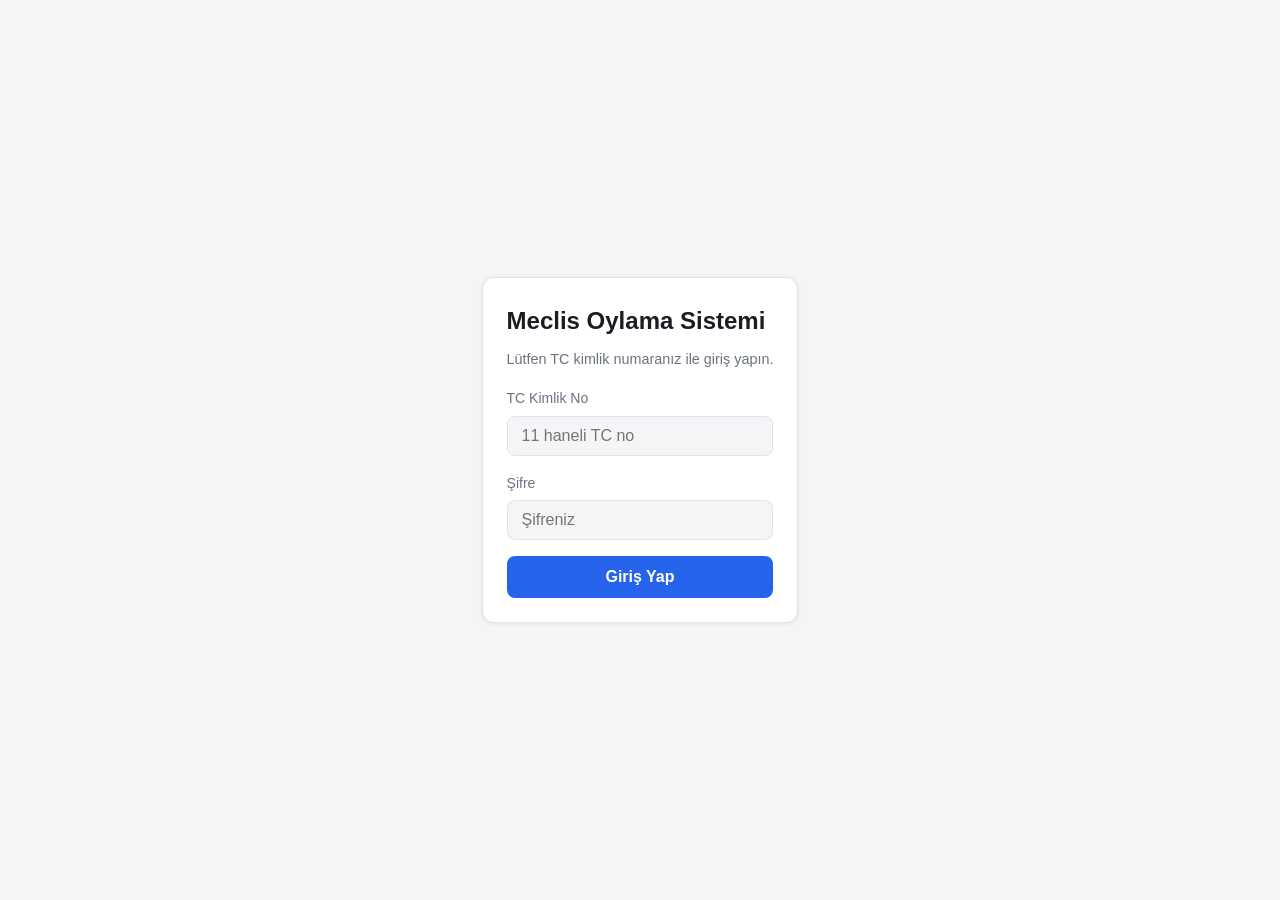
<file: frontend/index.html>
<!DOCTYPE html>
<html lang="tr">
<head>
  <meta charset="UTF-8">
  <meta name="viewport" content="width=device-width, initial-scale=1.0">
  <title>Meclis Oylama — Giriş</title>
  <link rel="stylesheet" href="css/main.css">
</head>
<body>
  <div class="page-center">
    <div class="card">
      <h1>Meclis Oylama Sistemi</h1>
      <p class="subtitle">Lütfen TC kimlik numaranız ile giriş yapın.</p>

      <div id="error-box" class="error-box hidden"></div>

      <form id="login-form">
        <div class="field">
          <label for="tc_no">TC Kimlik No</label>
          <input type="text" id="tc_no" maxlength="11" placeholder="11 haneli TC no" autocomplete="off">
        </div>
        <div class="field">
          <label for="password">Şifre</label>
          <input type="password" id="password" placeholder="Şifreniz">
        </div>
        <button type="submit" id="login-btn" class="btn-primary">Giriş Yap</button>
      </form>
    </div>
  </div>

  <script src="js/auth.js"></script>
</body>
</html>
</file>
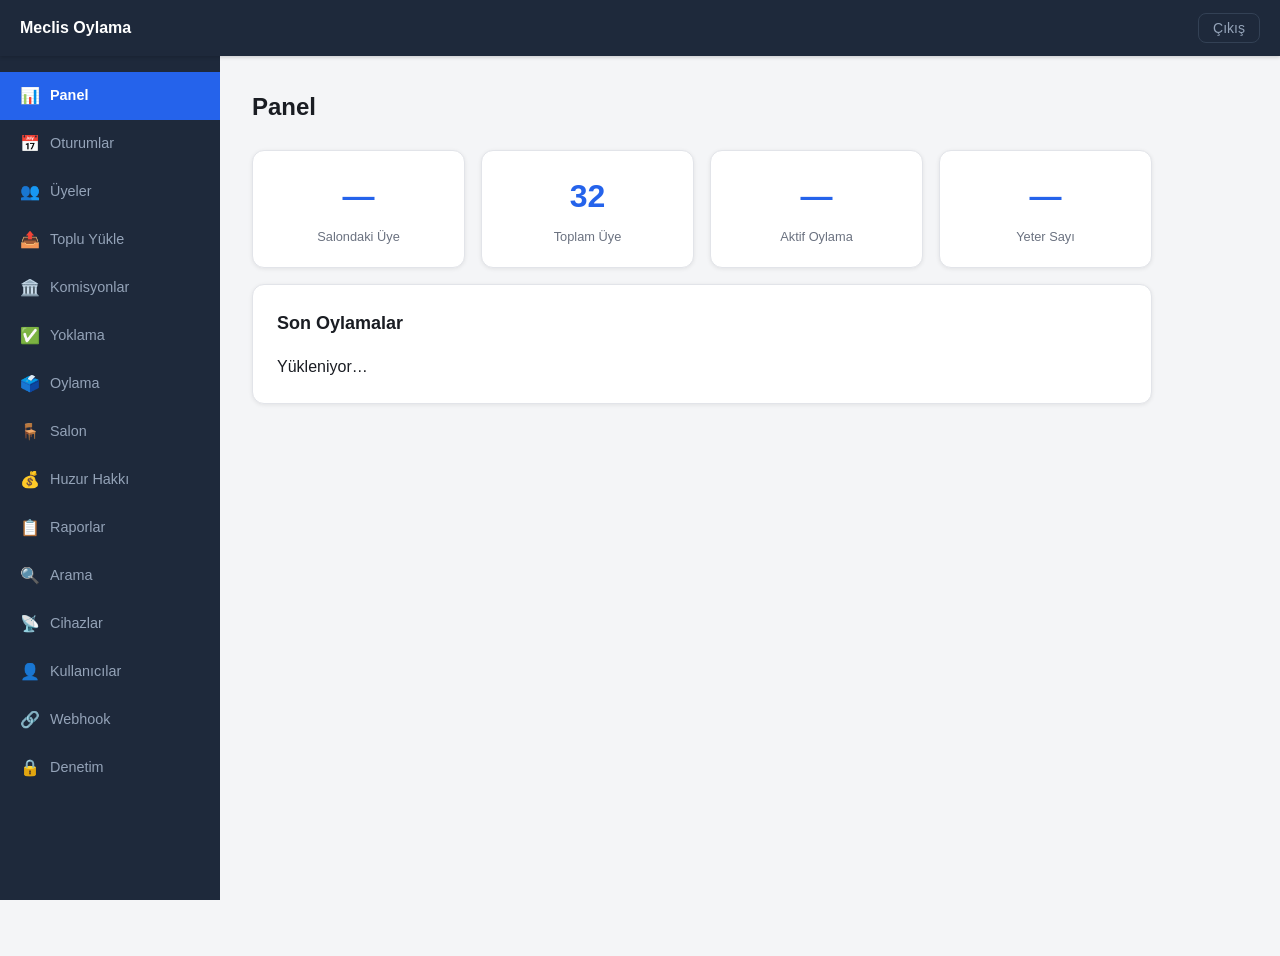
<file: frontend/moderator.html>
<!DOCTYPE html>
<html lang="tr">
<head>
  <meta charset="UTF-8">
  <meta name="viewport" content="width=device-width, initial-scale=1.0">
  <title>Moderatör Paneli</title>
  <link rel="stylesheet" href="css/main.css">
  <link rel="stylesheet" href="css/moderator.css">
</head>
<body class="mod-body">

  <!-- Üst bar -->
  <header class="mod-topbar">
    <button class="mod-menu-toggle" id="menu-toggle">☰</button>
    <span class="mod-topbar-title">Meclis Oylama</span>
    <button id="logout-btn" class="btn-ghost">Çıkış</button>
  </header>

  <div class="mod-layout">

    <!-- Sol menü -->
    <nav class="mod-sidebar" id="sidebar">
      <ul class="mod-nav">
        <li class="mod-nav-item active" data-page="panel">
          <span class="mod-nav-icon">📊</span> Panel
        </li>
        <li class="mod-nav-item" data-page="oturumlar">
          <span class="mod-nav-icon">📅</span> Oturumlar
        </li>
        <li class="mod-nav-item" data-page="uyeler">
          <span class="mod-nav-icon">👥</span> Üyeler
        </li>
        <li class="mod-nav-item" data-page="toplu-yukle">
          <span class="mod-nav-icon">📤</span> Toplu Yükle
        </li>
        <li class="mod-nav-item" data-page="komisyonlar">
          <span class="mod-nav-icon">🏛️</span> Komisyonlar
        </li>
        <li class="mod-nav-item" data-page="yoklama">
          <span class="mod-nav-icon">✅</span> Yoklama
        </li>
        <li class="mod-nav-item" data-page="oylama">
          <span class="mod-nav-icon">🗳️</span> Oylama
        </li>
        <li class="mod-nav-item" data-page="salon">
          <span class="mod-nav-icon">🪑</span> Salon
        </li>
        <li class="mod-nav-item" data-page="huzur-hakki">
          <span class="mod-nav-icon">💰</span> Huzur Hakkı
        </li>
        <li class="mod-nav-item" data-page="raporlar">
          <span class="mod-nav-icon">📋</span> Raporlar
        </li>
        <li class="mod-nav-item" data-page="arama">
          <span class="mod-nav-icon">🔍</span> Arama
        </li>
        <li class="mod-nav-item" data-page="cihazlar">
          <span class="mod-nav-icon">📡</span> Cihazlar
        </li>
        <li class="mod-nav-item" data-page="kullanicilar">
          <span class="mod-nav-icon">👤</span> Kullanıcılar
        </li>
        <li class="mod-nav-item" data-page="webhook">
          <span class="mod-nav-icon">🔗</span> Webhook
        </li>
        <li class="mod-nav-item" data-page="denetim">
          <span class="mod-nav-icon">🔒</span> Denetim
        </li>
      </ul>
    </nav>

    <!-- İçerik alanı -->
    <main class="mod-content" id="mod-content">

      <!-- Panel -->
      <section id="page-panel" class="mod-page">
        <h1 class="page-title">Panel</h1>
        <div class="stat-grid">
          <div class="stat-card">
            <div class="stat-card-value" id="stat-present">—</div>
            <div class="stat-card-label">Salondaki Üye</div>
          </div>
          <div class="stat-card">
            <div class="stat-card-value">32</div>
            <div class="stat-card-label">Toplam Üye</div>
          </div>
          <div class="stat-card">
            <div class="stat-card-value" id="stat-voting">—</div>
            <div class="stat-card-label">Aktif Oylama</div>
          </div>
          <div class="stat-card">
            <div class="stat-card-value" id="stat-quorum">—</div>
            <div class="stat-card-label">Yeter Sayı</div>
          </div>
        </div>
        <div class="card" style="margin-top:1rem">
          <h2>Son Oylamalar</h2>
          <div id="recent-votings">Yükleniyor…</div>
        </div>
      </section>

      <!-- Oturumlar -->
      <section id="page-oturumlar" class="mod-page hidden">
        <h1 class="page-title">Oturumlar</h1>

        <div class="card">
          <h2>Yeni Oturum Planla</h2>
          <div style="display:flex;gap:1rem;flex-wrap:wrap">
            <div class="field" style="flex:2;min-width:200px;margin-bottom:0">
              <label for="oturum-baslik">Oturum Başlığı</label>
              <input type="text" id="oturum-baslik" placeholder="Örn: Haziran 2026 Olağan Toplantısı">
            </div>
            <div class="field" style="flex:1;min-width:150px;margin-bottom:0">
              <label for="oturum-no">Oturum No</label>
              <input type="text" id="oturum-no" placeholder="Örn: 2026/06">
            </div>
            <div class="field" style="flex:1;min-width:180px;margin-bottom:0">
              <label for="oturum-tarih">Planlanan Tarih</label>
              <input type="datetime-local" id="oturum-tarih">
            </div>
          </div>
          <button class="btn-primary" style="margin-top:1rem;width:auto;padding:0.625rem 1.5rem" onclick="createOturum()">Planla</button>
        </div>

        <div class="card" style="margin-top:1rem">
          <h2>Oturum Listesi</h2>
          <div id="oturum-listesi">Yükleniyor…</div>
        </div>
      </section>

      <!-- Üyeler -->
      <section id="page-uyeler" class="mod-page hidden">
        <h1 class="page-title">Üyeler</h1>
        <div class="card">
          <div style="display:flex;justify-content:space-between;align-items:center;margin-bottom:1rem">
            <input type="text" id="uye-ara" placeholder="İsim veya TC ara…" style="width:60%">
            <button class="btn-primary" style="width:auto;padding:0.5rem 1rem" onclick="alert('Yakında')">+ Üye Ekle</button>
          </div>
          <div id="uye-listesi">Yükleniyor…</div>
        </div>
      </section>

      <!-- Toplu Yükle -->
      <section id="page-toplu-yukle" class="mod-page hidden">
        <h1 class="page-title">Toplu Yükle</h1>
        <div class="card">
          <p class="subtitle">Excel veya CSV dosyasından üye yükleyin.</p>
          <p class="hint">🚧 Yapım aşamasında</p>
        </div>
      </section>

      <!-- Komisyonlar -->
      <section id="page-komisyonlar" class="mod-page hidden">
        <h1 class="page-title">Komisyonlar</h1>

        <div class="card">
          <h2>Yeni Komisyon</h2>
          <div style="display:flex;gap:1rem;flex-wrap:wrap">
            <div class="field" style="flex:2;min-width:200px;margin-bottom:0">
              <label>Komisyon Adı</label>
              <input type="text" id="komisyon-ad" placeholder="Örn: Bütçe Komisyonu">
            </div>
            <div class="field" style="flex:3;min-width:200px;margin-bottom:0">
              <label>Açıklama</label>
              <input type="text" id="komisyon-aciklama" placeholder="Kısa açıklama">
            </div>
          </div>
          <button class="btn-primary" style="margin-top:1rem;width:auto;padding:0.625rem 1.5rem" onclick="createKomisyon()">Oluştur</button>
        </div>

        <div class="card" style="margin-top:1rem">
          <h2>Komisyon Listesi</h2>
          <div id="komisyon-listesi">Yükleniyor…</div>
        </div>

        <!-- Komisyon detay modal -->
        <div id="komisyon-modal" class="modal hidden">
          <div class="modal-box" style="max-width:700px">
            <div style="display:flex;justify-content:space-between;align-items:center;margin-bottom:1rem">
              <h2 id="komisyon-modal-baslik"></h2>
              <button onclick="closeKomisyonModal()" class="btn-ghost">✕</button>
            </div>

            <!-- Üyeler -->
            <h3 style="font-size:1rem;font-weight:600;margin-bottom:0.75rem">Üyeler</h3>
            <div style="display:flex;gap:0.5rem;margin-bottom:0.75rem">
              <select id="komisyon-uye-select" style="flex:1;border:1px solid var(--border);border-radius:8px;padding:0.5rem;font-size:0.9rem"></select>
              <button class="btn-primary" style="width:auto;padding:0.5rem 1rem" onclick="addKomisyonUye()">Ekle</button>
            </div>
            <div id="komisyon-uye-listesi" style="margin-bottom:1.5rem"></div>

            <!-- Kararlar -->
            <h3 style="font-size:1rem;font-weight:600;margin-bottom:0.75rem">Kararlar</h3>
            <div style="display:flex;gap:0.5rem;margin-bottom:0.75rem">
              <input type="text" id="karar-metni" placeholder="Karar metni girin…" style="flex:1">
              <button class="btn-primary" style="width:auto;padding:0.5rem 1rem" onclick="addKarar()">Ekle</button>
            </div>
            <div id="komisyon-karar-listesi" style="margin-bottom:1.5rem"></div>

            <button id="komisyon-end-btn" class="btn-danger" onclick="endKomisyon()">Komisyonu Sonlandır</button>
          </div>
        </div>
      </section>

      <!-- Yoklama -->
      <section id="page-yoklama" class="mod-page hidden">
        <h1 class="page-title">Yoklama</h1>
        <div class="card">
          <h2>Salon Durumu</h2>
          <div class="stat-row">
            <span class="stat-label">Salondaki üye</span>
            <span id="present-count" class="stat-value">—</span>
          </div>
          <div class="stat-row">
            <span class="stat-label">Toplam üye</span>
            <span class="stat-value">32</span>
          </div>
          <div class="stat-row">
            <span class="stat-label">Toplantı yeter sayısı</span>
            <span class="stat-value">16</span>
          </div>
          <div id="quorum-badge" class="badge badge-waiting" style="margin-top:0.75rem">Yeter sayı bekleniyor</div>
        </div>
        <div class="card" style="margin-top:1rem">
          <h2>Salondaki Üyeler</h2>
          <div id="salon-uye-listesi">Yükleniyor…</div>
        </div>
      </section>

      <!-- Oylama -->
      <section id="page-oylama" class="mod-page hidden">
        <h1 class="page-title">Oylama</h1>

        <div class="card">
          <h2>Oylama Başlat</h2>
          <div class="field">
            <label for="voting-title">Gündem maddesi</label>
            <input type="text" id="voting-title" placeholder="Örn: 2026 bütçe teklifi">
          </div>
          <div class="field">
            <label>Oylama tipi</label>
            <div class="radio-group">
              <label class="radio-label">
                <input type="radio" name="oylama_tipi" value="gizli" checked> Gizli
              </label>
              <label class="radio-label">
                <input type="radio" name="oylama_tipi" value="acik"> Açık
              </label>
            </div>
          </div>
          <div class="field">
            <label for="esik-tipi">Kabul eşiği</label>
            <select id="esik-tipi">
              <option value="salt_cogunluk">Salt çoğunluk (n/2+1 = 17)</option>
              <option value="iki_uc">2/3 çoğunluk (22)</option>
              <option value="uc_dort">3/4 çoğunluk (24)</option>
              <option value="oybirligi">Oybirliği (32)</option>
            </select>
          </div>
          <div class="hint">Kabul için en az <strong id="esik-sayi">17</strong> EVET oyu gerekli.</div>
          <button id="start-btn" class="btn-primary" style="margin-top:1rem" disabled>Oylama Başlat</button>
          <p id="start-hint" class="hint">Oylama başlatmak için en az 16 üye gerekli.</p>
        </div>

        <div id="active-voting-card" class="card hidden" style="margin-top:1rem">
          <h2>Aktif Oylama</h2>
          <p id="voting-title-display" class="voting-title"></p>
          <div class="stat-row">
            <span class="stat-label">Oylama tipi</span>
            <span id="active-oylama-tipi" class="stat-value-sm"></span>
          </div>
          <div class="stat-row">
            <span class="stat-label">Kabul eşiği</span>
            <span id="active-esik" class="stat-value-sm"></span>
          </div>
          <div class="vote-counts" style="margin-top:1rem">
            <div class="vote-box evet">
              <span class="vote-label">EVET</span>
              <span id="yes-count" class="vote-number">0</span>
            </div>
            <div class="vote-box hayir">
              <span class="vote-label">HAYIR</span>
              <span id="no-count" class="vote-number">0</span>
            </div>
          </div>
          <button id="finalize-btn" class="btn-danger">Oylamayı Kapat</button>
        </div>

        <div id="result-card" class="card hidden" style="margin-top:1rem">
          <h2>Sonuç</h2>
          <div id="result-display" class="result"></div>
          <p id="result-detail" class="hint" style="margin-top:0.5rem"></p>
        </div>
      </section>

      <!-- Salon -->
      <section id="page-salon" class="mod-page hidden">
        <h1 class="page-title">Salon</h1>
        <div class="card">
          <div style="display:flex;justify-content:space-between;align-items:center;margin-bottom:1rem">
            <div style="display:flex;gap:1rem;font-size:0.85rem">
              <span><span style="display:inline-block;width:12px;height:12px;background:#16a34a;border-radius:3px;margin-right:4px"></span>Salonda</span>
              <span><span style="display:inline-block;width:12px;height:12px;background:#e2e4e9;border-radius:3px;margin-right:4px"></span>Salonda Değil</span>
              <span><span style="display:inline-block;width:12px;height:12px;background:#94a3b8;border-radius:3px;margin-right:4px"></span>Boş Koltuk</span>
            </div>
            <button class="btn-ghost" style="font-size:0.8rem" onclick="loadSalon()">↻ Yenile</button>
          </div>
          <div id="salon-container"></div>
        </div>
      </section>

      <!-- Huzur Hakkı -->
      <section id="page-huzur-hakki" class="mod-page hidden">
        <h1 class="page-title">Huzur Hakkı</h1>

        <div class="card">
          <h2>Oturum Ayarları</h2>
          <div style="display:flex;gap:1rem;align-items:flex-end;flex-wrap:wrap">
            <div class="field" style="flex:1;min-width:200px;margin-bottom:0">
              <label for="taban-tutar">Taban Tutar (₺)</label>
              <input type="number" id="taban-tutar" placeholder="Örn: 10000" min="0">
            </div>
            <button class="btn-primary" style="width:auto;padding:0.625rem 1.5rem" onclick="saveHuzurSettings()">Kaydet</button>
          </div>
        </div>

        <div class="card" style="margin-top:1rem">
          <div style="display:flex;justify-content:space-between;align-items:center;margin-bottom:1rem">
            <h2 style="margin-bottom:0">Hak Ediş Listesi</h2>
            <div style="display:flex;gap:0.5rem">
              <span id="huzur-toplam" class="badge badge-ready"></span>
              <button class="btn-ghost" style="font-size:0.8rem" onclick="loadHuzur()">↻ Yenile</button>
            </div>
          </div>
          <div id="huzur-listesi">Yükleniyor…</div>
        </div>

        <!-- Rol atama modal -->
        <div id="rol-modal" class="modal hidden">
          <div class="modal-box" style="max-width:400px">
            <div style="display:flex;justify-content:space-between;align-items:center;margin-bottom:1rem">
              <h2>Rol Ata</h2>
              <button onclick="closeRolModal()" class="btn-ghost">✕</button>
            </div>
            <p id="rol-modal-uye"></p>
            <div class="field" style="margin-top:1rem">
              <label for="rol-select">Rol</label>
              <select id="rol-select"></select>
            </div>
            <button class="btn-primary" style="margin-top:1rem" onclick="saveRol()">Kaydet</button>
          </div>
        </div>
      </section>

      <!-- Raporlar -->
      <section id="page-raporlar" class="mod-page hidden">
        <h1 class="page-title">Raporlar</h1>
        <div class="card">
          <h2>Oylama Geçmişi</h2>
          <div id="rapor-listesi">Yükleniyor…</div>
        </div>

        <!-- Detay modal -->
        <div id="detay-modal" class="modal hidden">
          <div class="modal-box">
            <div style="display:flex;justify-content:space-between;align-items:center;margin-bottom:1rem">
              <h2 id="detay-baslik">Oylama Detayı</h2>
              <button onclick="closeDetay()" class="btn-ghost">✕</button>
            </div>
            <div id="detay-icerik">Yükleniyor…</div>
          </div>
        </div>
      </section>

      <!-- Kullanıcılar -->
      <section id="page-kullanicilar" class="mod-page hidden">
        <h1 class="page-title">Kullanıcılar</h1>

        <div class="card">
          <div style="display:flex;justify-content:space-between;align-items:center;margin-bottom:1rem">
            <input type="text" id="kullanici-ara" placeholder="İsim veya TC ara…" style="width:60%">
            <button class="btn-primary" style="width:auto;padding:0.5rem 1rem" onclick="openUyeModal()">+ Yeni Üye</button>
          </div>
          <div id="kullanici-listesi">Yükleniyor…</div>
        </div>

        <!-- Üye ekle/düzenle modal -->
        <div id="uye-modal" class="modal hidden">
          <div class="modal-box" style="max-width:500px">
            <div style="display:flex;justify-content:space-between;align-items:center;margin-bottom:1.5rem">
              <h2 id="uye-modal-baslik">Yeni Üye</h2>
              <button onclick="closeUyeModal()" class="btn-ghost">✕</button>
            </div>
            <div class="field">
              <label>Ad</label>
              <input type="text" id="uye-ad" placeholder="Ad">
            </div>
            <div class="field">
              <label>Soyad</label>
              <input type="text" id="uye-soyad" placeholder="Soyad">
            </div>
            <div class="field">
              <label>TC Kimlik No</label>
              <input type="text" id="uye-tc" placeholder="11 haneli TC no" maxlength="11">
            </div>
            <div class="field">
              <label>Parti</label>
              <input type="text" id="uye-parti" placeholder="Parti adı">
            </div>
            <div class="field">
              <label>Sistem Rolü</label>
              <select id="uye-rol">
                <option value="member">Üye</option>
                <option value="moderator">Moderatör</option>
              </select>
            </div>
            <div class="field" id="uye-sifre-field">
              <label>Şifre</label>
              <input type="password" id="uye-sifre" placeholder="Şifre">
            </div>
            <button class="btn-primary" style="margin-top:0.5rem" onclick="saveUye()">Kaydet</button>
          </div>
        </div>

        <!-- Şifre sıfırlama modal -->
        <div id="sifre-modal" class="modal hidden">
          <div class="modal-box" style="max-width:400px">
            <div style="display:flex;justify-content:space-between;align-items:center;margin-bottom:1rem">
              <h2>Şifre Sıfırla</h2>
              <button onclick="closeSifreModal()" class="btn-ghost">✕</button>
            </div>
            <p id="sifre-modal-uye" class="subtitle"></p>
            <div class="field" style="margin-top:1rem">
              <label>Yeni Şifre</label>
              <input type="password" id="yeni-sifre" placeholder="Yeni şifre">
            </div>
            <button class="btn-primary" style="margin-top:0.5rem" onclick="resetSifre()">Sıfırla</button>
          </div>
        </div>
      </section>

      <!-- Webhook -->
      <section id="page-webhook" class="mod-page hidden">
        <h1 class="page-title">Webhook</h1>
        <div class="card">
          <p class="hint">🚧 Yapım aşamasında</p>
        </div>
      </section>

      <!-- Denetim -->
      <section id="page-denetim" class="mod-page hidden">
        <h1 class="page-title">Denetim</h1>
        <div class="card">
          <div style="display:flex;gap:1rem;align-items:center;margin-bottom:1rem;flex-wrap:wrap">
            <select id="audit-filtre" onchange="loadDenetim()">
              <option value="">Tüm işlemler</option>
              <option value="login">Giriş</option>
              <option value="logout">Çıkış</option>
              <option value="voting_start">Oylama Başlat</option>
              <option value="voting_close">Oylama Kapat</option>
              <option value="member_create">Üye Ekle</option>
              <option value="member_update">Üye Düzenle</option>
              <option value="member_delete">Üye Sil</option>
              <option value="password_reset">Şifre Sıfırla</option>
              <option value="meeting_start">Oturum Başlat</option>
              <option value="meeting_end">Oturum Kapat</option>
            </select>
            <select id="audit-limit" onchange="loadDenetim()">
              <option value="50">Son 50</option>
              <option value="100" selected>Son 100</option>
              <option value="250">Son 250</option>
            </select>
            <button class="btn-ghost" style="font-size:0.8rem" onclick="loadDenetim()">↻ Yenile</button>
          </div>
          <div id="denetim-listesi">Yükleniyor…</div>
        </div>
      </section>

    </main>
  </div>

  <script src="js/auth.js"></script>
  <script src="js/ws_client.js"></script>
  <script src="js/moderator.js"></script>
</body>
</html>
</file>
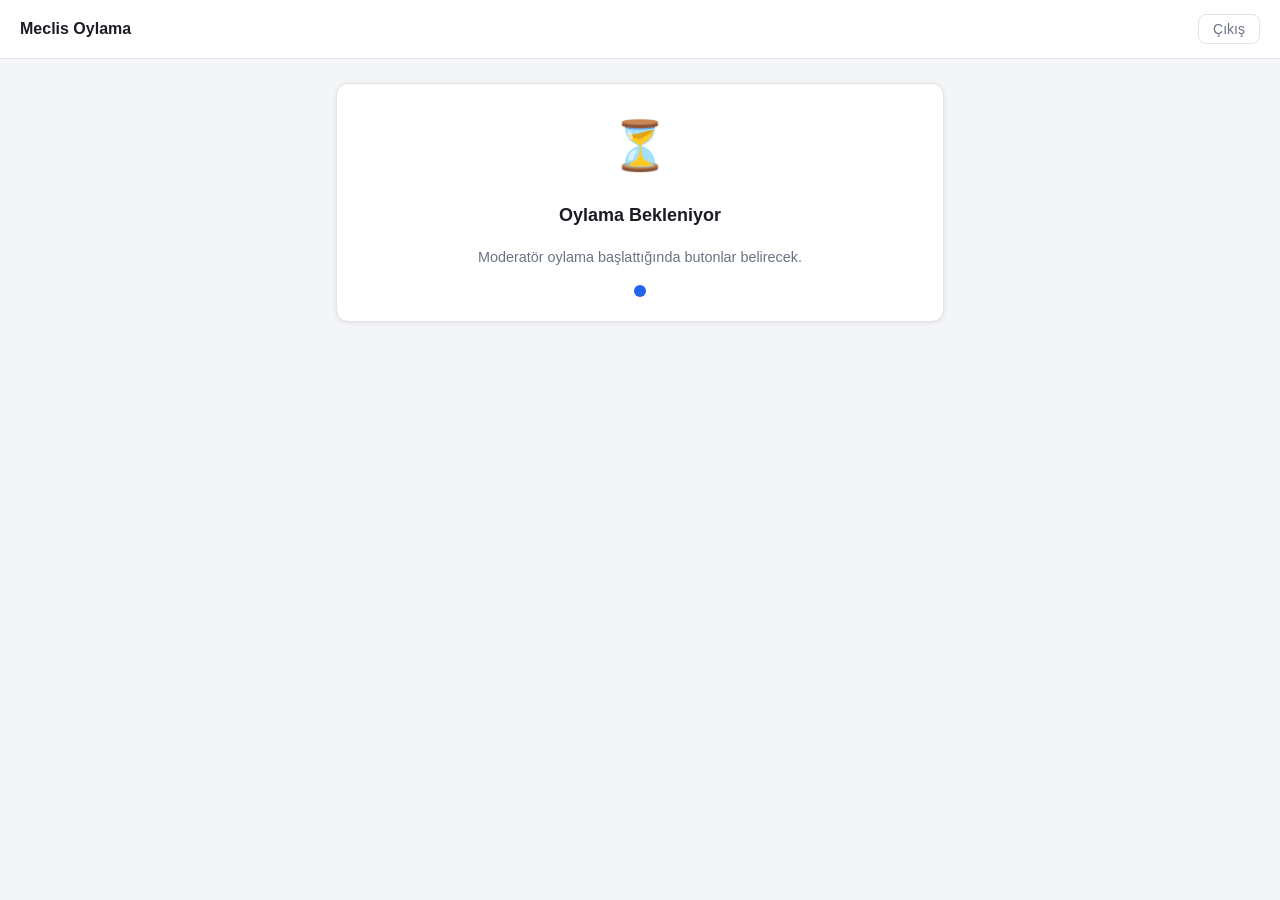
<file: frontend/voting.html>
<!DOCTYPE html>
<html lang="tr">
<head>
  <meta charset="UTF-8">
  <meta name="viewport" content="width=device-width, initial-scale=1.0">
  <title>Oylama</title>
  <link rel="stylesheet" href="css/main.css">
</head>
<body>
  <div class="page">
    <header class="topbar">
      <span class="topbar-title">Meclis Oylama</span>
      <button id="logout-btn" class="btn-ghost">Çıkış</button>
    </header>

    <main class="content">

      <!-- Bekleme ekranı -->
      <div id="waiting-screen" class="card center">
        <div class="waiting-icon">⏳</div>
        <h2>Oylama Bekleniyor</h2>
        <p class="subtitle">Moderatör oylama başlattığında butonlar belirecek.</p>
        <div class="pulse-dot"></div>
      </div>

      <!-- Oylama ekranı -->
      <div id="voting-screen" class="hidden">
        <div class="card center">
          <p class="voting-label">Gündem Maddesi</p>
          <h2 id="voting-title" class="voting-title"></h2>
        </div>

        <div id="vote-buttons" class="vote-grid">
          <button id="evet-btn" class="vote-btn evet" onclick="castVote('evet')">
            <span class="vote-btn-label">EVET</span>
          </button>
          <button id="hayir-btn" class="vote-btn hayir" onclick="castVote('hayir')">
            <span class="vote-btn-label">HAYIR</span>
          </button>
        </div>

        <div id="voted-msg" class="card center hidden">
          <h2>Oyunuz Alındı</h2>
          <p class="subtitle">Sonuç açıklanana kadar bekleyin.</p>
        </div>
      </div>

      <!-- Sonuç ekranı -->
      <div id="result-screen" class="hidden">
        <div class="card center">
          <h2>Oylama Sonucu</h2>
          <div id="result-display" class="result"></div>
        </div>
      </div>

    </main>
  </div>

  <script src="js/auth.js"></script>
  <script src="js/ws_client.js"></script>
  <script src="js/voting.js"></script>
</body>
</html>
</file>
<file: frontend/css/main.css>
*, *::before, *::after { box-sizing: border-box; margin: 0; padding: 0; }

:root {
  --bg: #f4f5f7;
  --surface: #ffffff;
  --border: #e2e4e9;
  --text: #1a1d23;
  --text-muted: #6b7280;
  --primary: #2563eb;
  --primary-hover: #1d4ed8;
  --danger: #dc2626;
  --danger-hover: #b91c1c;
  --success: #16a34a;
  --warning: #d97706;
  --radius: 12px;
  --shadow: 0 1px 4px rgba(0,0,0,0.08);
}

body {
  font-family: -apple-system, BlinkMacSystemFont, "Segoe UI", sans-serif;
  background: var(--bg);
  color: var(--text);
  min-height: 100vh;
  font-size: 16px;
  line-height: 1.6;
}

/* ── Layout ── */
.page-center {
  min-height: 100vh;
  display: flex;
  align-items: center;
  justify-content: center;
  padding: 1rem;
}

.page { min-height: 100vh; display: flex; flex-direction: column; }

.content {
  flex: 1;
  padding: 1.5rem 1rem;
  max-width: 640px;
  margin: 0 auto;
  width: 100%;
  display: flex;
  flex-direction: column;
  gap: 1rem;
}

/* ── Topbar ── */
.topbar {
  background: var(--surface);
  border-bottom: 1px solid var(--border);
  padding: 0.875rem 1.25rem;
  display: flex;
  align-items: center;
  justify-content: space-between;
}

.topbar-title { font-weight: 600; font-size: 1rem; }

/* ── Card ── */
.card {
  background: var(--surface);
  border: 1px solid var(--border);
  border-radius: var(--radius);
  padding: 1.5rem;
  box-shadow: var(--shadow);
}

.card.center { text-align: center; }
.card h1 { font-size: 1.5rem; font-weight: 700; margin-bottom: 0.5rem; }
.card h2 { font-size: 1.125rem; font-weight: 600; margin-bottom: 1rem; }

/* ── Form ── */
.field { display: flex; flex-direction: column; gap: 0.375rem; margin-bottom: 1rem; }
.field label { font-size: 0.875rem; font-weight: 500; color: var(--text-muted); }

input[type="text"],
input[type="password"] {
  border: 1px solid var(--border);
  border-radius: 8px;
  padding: 0.625rem 0.875rem;
  font-size: 1rem;
  color: var(--text);
  background: var(--bg);
  outline: none;
  transition: border-color 0.15s;
}

input:focus { border-color: var(--primary); background: #fff; }

/* ── Buttons ── */
.btn-primary {
  width: 100%;
  background: var(--primary);
  color: #fff;
  border: none;
  border-radius: 8px;
  padding: 0.75rem;
  font-size: 1rem;
  font-weight: 600;
  cursor: pointer;
  transition: background 0.15s;
}

.btn-primary:hover:not(:disabled) { background: var(--primary-hover); }
.btn-primary:disabled { opacity: 0.45; cursor: not-allowed; }

.btn-danger {
  width: 100%;
  background: var(--danger);
  color: #fff;
  border: none;
  border-radius: 8px;
  padding: 0.75rem;
  font-size: 1rem;
  font-weight: 600;
  cursor: pointer;
  margin-top: 1rem;
  transition: background 0.15s;
}

.btn-danger:hover { background: var(--danger-hover); }

.btn-ghost {
  background: none;
  border: 1px solid var(--border);
  border-radius: 8px;
  padding: 0.375rem 0.875rem;
  font-size: 0.875rem;
  cursor: pointer;
  color: var(--text-muted);
  transition: border-color 0.15s;
}

.btn-ghost:hover { border-color: var(--text-muted); }

/* ── Stat row ── */
.stat-row {
  display: flex;
  justify-content: space-between;
  align-items: center;
  padding: 0.5rem 0;
  border-bottom: 1px solid var(--border);
}

.stat-row:last-of-type { border-bottom: none; }
.stat-label { color: var(--text-muted); font-size: 0.9rem; }
.stat-value { font-size: 1.5rem; font-weight: 700; }

/* ── Badge ── */
.badge {
  display: inline-block;
  padding: 0.25rem 0.75rem;
  border-radius: 99px;
  font-size: 0.8rem;
  font-weight: 600;
  margin-top: 0.75rem;
}

.badge-waiting  { background: #fef3c7; color: #92400e; }
.badge-ready    { background: #dcfce7; color: #166534; }

/* ── Vote counts (moderatör) ── */
.vote-counts {
  display: grid;
  grid-template-columns: 1fr 1fr;
  gap: 1rem;
  margin-bottom: 1rem;
}

.vote-box {
  border-radius: 10px;
  padding: 1.25rem;
  text-align: center;
}

.vote-box.evet  { background: #dcfce7; }
.vote-box.hayir { background: #fee2e2; }
.vote-label { display: block; font-size: 0.8rem; font-weight: 700; letter-spacing: .05em; color: var(--text-muted); }
.vote-number { display: block; font-size: 2.5rem; font-weight: 800; margin-top: 0.25rem; }
.vote-box.evet  .vote-number { color: var(--success); }
.vote-box.hayir .vote-number { color: var(--danger); }

/* ── Oylama butonları (üye ekranı) ── */
.vote-grid {
  display: grid;
  grid-template-columns: 1fr 1fr;
  gap: 1rem;
  margin-top: 1rem;
}

.vote-btn {
  border: none;
  border-radius: var(--radius);
  padding: 3rem 1rem;
  font-size: 1.5rem;
  font-weight: 800;
  cursor: pointer;
  letter-spacing: .05em;
  transition: transform 0.1s, opacity 0.15s;
}

.vote-btn:active { transform: scale(0.97); }
.vote-btn:disabled { opacity: 0.4; cursor: not-allowed; }
.vote-btn.evet  { background: #16a34a; color: #fff; }
.vote-btn.hayir { background: #dc2626; color: #fff; }

/* ── Sonuç ── */
.result {
  font-size: 1.5rem;
  font-weight: 800;
  padding: 1rem;
  border-radius: 10px;
  margin-top: 0.5rem;
}

.result.kabul   { background: #dcfce7; color: #166534; }
.result.red     { background: #fee2e2; color: #991b1b; }

/* ── Yardımcılar ── */
.hidden   { display: none !important; }
.subtitle { color: var(--text-muted); font-size: 0.9rem; margin-bottom: 1rem; }
.hint     { color: var(--text-muted); font-size: 0.8rem; margin-top: 0.5rem; }
.voting-title  { font-size: 1.1rem; font-weight: 600; margin-bottom: 1rem; }
.voting-label  { font-size: 0.8rem; color: var(--text-muted); text-transform: uppercase; letter-spacing: .06em; margin-bottom: 0.25rem; }
.error-box     { background: #fee2e2; color: #991b1b; border-radius: 8px; padding: 0.75rem 1rem; margin-bottom: 1rem; font-size: 0.9rem; }

/* ── Pulse animasyonu ── */
.pulse-dot {
  width: 12px; height: 12px;
  background: var(--primary);
  border-radius: 50%;
  margin: 1rem auto 0;
  animation: pulse 1.5s ease-in-out infinite;
}

@keyframes pulse {
  0%, 100% { opacity: 1; transform: scale(1); }
  50%       { opacity: 0.4; transform: scale(0.8); }
}

.waiting-icon { font-size: 3rem; margin-bottom: 1rem; }
</file>
<file: frontend/css/moderator.css>
/* ── Layout ── */
.mod-body { margin: 0; overflow-x: hidden; }

.mod-topbar {
  position: fixed;
  top: 0; left: 0; right: 0;
  height: 56px;
  background: #1e293b;
  color: #fff;
  display: flex;
  align-items: center;
  padding: 0 1.25rem;
  gap: 1rem;
  z-index: 100;
  box-shadow: 0 1px 4px rgba(0,0,0,0.2);
}

.mod-topbar-title { font-weight: 700; font-size: 1rem; flex: 1; }
.mod-topbar .btn-ghost { color: #94a3b8; border-color: #334155; }
.mod-topbar .btn-ghost:hover { color: #fff; border-color: #fff; }

.mod-menu-toggle {
  background: none;
  border: none;
  color: #fff;
  font-size: 1.25rem;
  cursor: pointer;
  padding: 0.25rem 0.5rem;
  display: none;
}

.mod-layout {
  display: flex;
  margin-top: 56px;
  min-height: calc(100vh - 56px);
}

/* ── Sidebar ── */
.mod-sidebar {
  width: 220px;
  min-width: 220px;
  background: #1e293b;
  padding: 1rem 0;
  position: fixed;
  top: 56px;
  bottom: 0;
  left: 0;
  overflow-y: auto;
  z-index: 90;
  transition: transform 0.25s ease;
}

.mod-nav { list-style: none; padding: 0; margin: 0; }

.mod-nav-item {
  display: flex;
  align-items: center;
  gap: 0.625rem;
  padding: 0.7rem 1.25rem;
  color: #94a3b8;
  cursor: pointer;
  font-size: 0.9rem;
  transition: background 0.15s, color 0.15s;
  user-select: none;
}

.mod-nav-item:hover { background: #273549; color: #e2e8f0; }
.mod-nav-item.active { background: #2563eb; color: #fff; font-weight: 600; }
.mod-nav-icon { font-size: 1rem; width: 20px; text-align: center; }

/* ── Content ── */
.mod-content {
  margin-left: 220px;
  flex: 1;
  padding: 2rem;
  background: var(--bg);
  min-height: calc(100vh - 56px);
}

.mod-page { max-width: 900px; }
.page-title {
  font-size: 1.5rem;
  font-weight: 700;
  margin-bottom: 1.5rem;
  color: var(--text);
}

/* ── Stat grid (Panel) ── */
.stat-grid {
  display: grid;
  grid-template-columns: repeat(auto-fill, minmax(180px, 1fr));
  gap: 1rem;
}

.stat-card {
  background: var(--surface);
  border: 1px solid var(--border);
  border-radius: var(--radius);
  padding: 1.25rem;
  text-align: center;
  box-shadow: var(--shadow);
}

.stat-card-value { font-size: 2rem; font-weight: 800; color: var(--primary); }
.stat-card-label { font-size: 0.8rem; color: var(--text-muted); margin-top: 0.25rem; }

/* ── Tablo ── */
.mod-table {
  width: 100%;
  border-collapse: collapse;
  font-size: 0.9rem;
}

.mod-table th {
  text-align: left;
  padding: 0.625rem 0.875rem;
  background: var(--bg);
  color: var(--text-muted);
  font-size: 0.8rem;
  font-weight: 600;
  text-transform: uppercase;
  letter-spacing: .04em;
  border-bottom: 1px solid var(--border);
}

.mod-table td {
  padding: 0.625rem 0.875rem;
  border-bottom: 1px solid var(--border);
  color: var(--text);
}

.mod-table tr:last-child td { border-bottom: none; }
.mod-table tr:hover td { background: var(--bg); }

/* ── Mobil ── */
@media (max-width: 768px) {
  .mod-menu-toggle { display: block; }

  .mod-sidebar {
    transform: translateX(-100%);
  }

  .mod-sidebar.open {
    transform: translateX(0);
  }

  .mod-content {
    margin-left: 0;
    padding: 1rem;
  }

  .stat-grid { grid-template-columns: 1fr 1fr; }
}


/* ── Modal ── */
.modal {
  position: fixed;
  inset: 0;
  background: rgba(0,0,0,0.5);
  display: flex;
  align-items: center;
  justify-content: center;
  z-index: 200;
}

.modal-box {
  background: var(--surface);
  border-radius: var(--radius);
  padding: 2rem;
  width: 90%;
  max-width: 700px;
  max-height: 80vh;
  overflow-y: auto;
  box-shadow: 0 8px 32px rgba(0,0,0,0.2);
}
</file>
